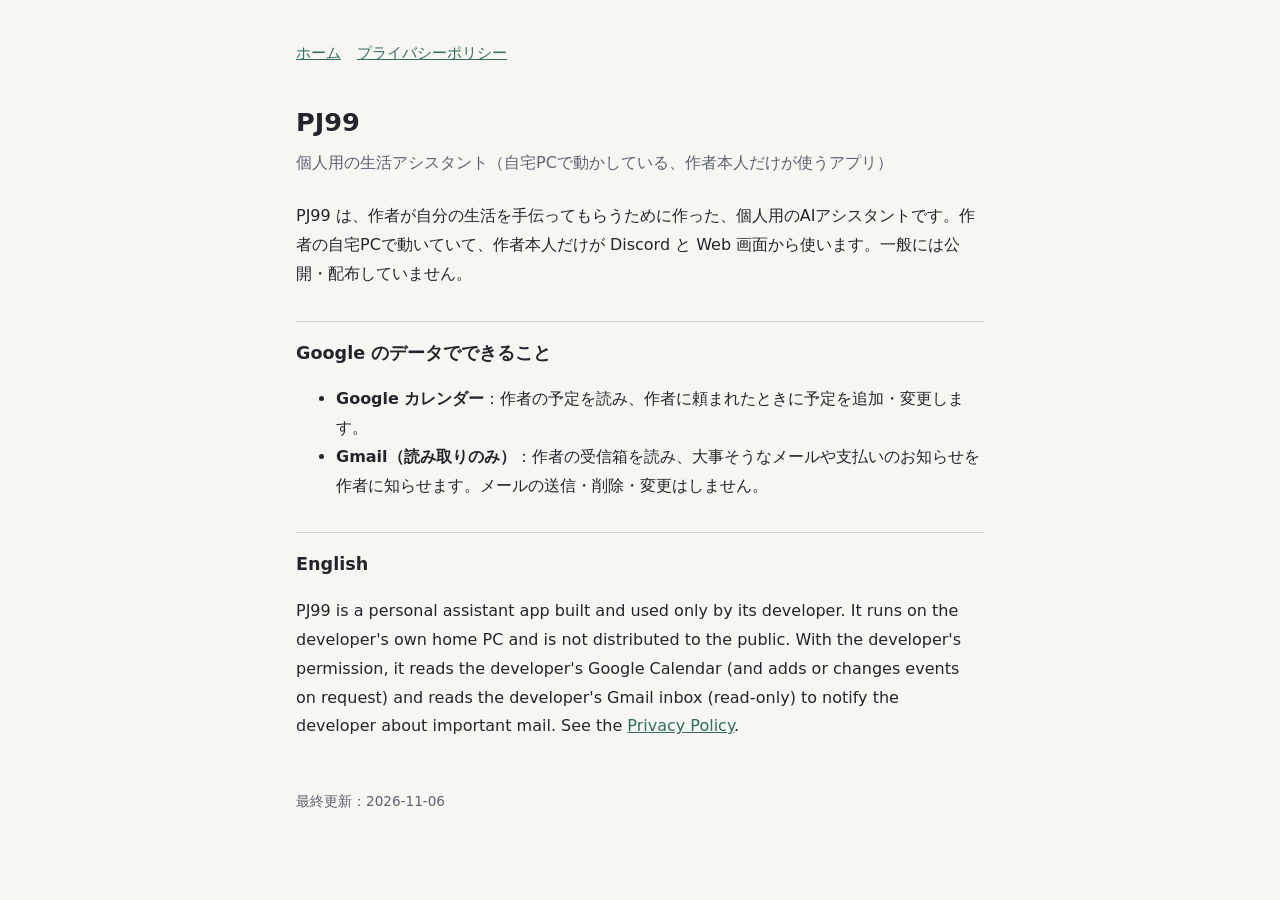
<file: index.html>
<!doctype html>
<html lang="ja">
<head>
<meta charset="utf-8">
<meta name="viewport" content="width=device-width, initial-scale=1">
<title>PJ99</title>
<link rel="stylesheet" href="style.css">
</head>
<body>
<main>
<nav><a href="./">ホーム</a><a href="privacy.html">プライバシーポリシー</a></nav>
<h1>PJ99</h1>
<p class="sub">個人用の生活アシスタント（自宅PCで動かしている、作者本人だけが使うアプリ）</p>

<p>PJ99 は、作者が自分の生活を手伝ってもらうために作った、個人用のAIアシスタントです。作者の自宅PCで動いていて、作者本人だけが Discord と Web 画面から使います。一般には公開・配布していません。</p>

<h2>Google のデータでできること</h2>
<ul>
<li><b>Google カレンダー</b>：作者の予定を読み、作者に頼まれたときに予定を追加・変更します。</li>
<li><b>Gmail（読み取りのみ）</b>：作者の受信箱を読み、大事そうなメールや支払いのお知らせを作者に知らせます。メールの送信・削除・変更はしません。</li>
</ul>

<h2>English</h2>
<p>PJ99 is a personal assistant app built and used only by its developer. It runs on the developer's own home PC and is not distributed to the public. With the developer's permission, it reads the developer's Google Calendar (and adds or changes events on request) and reads the developer's Gmail inbox (read-only) to notify the developer about important mail. See the <a href="privacy.html">Privacy Policy</a>.</p>

<footer>最終更新：2026-11-06</footer>
</main>
</body>
</html>
</file>
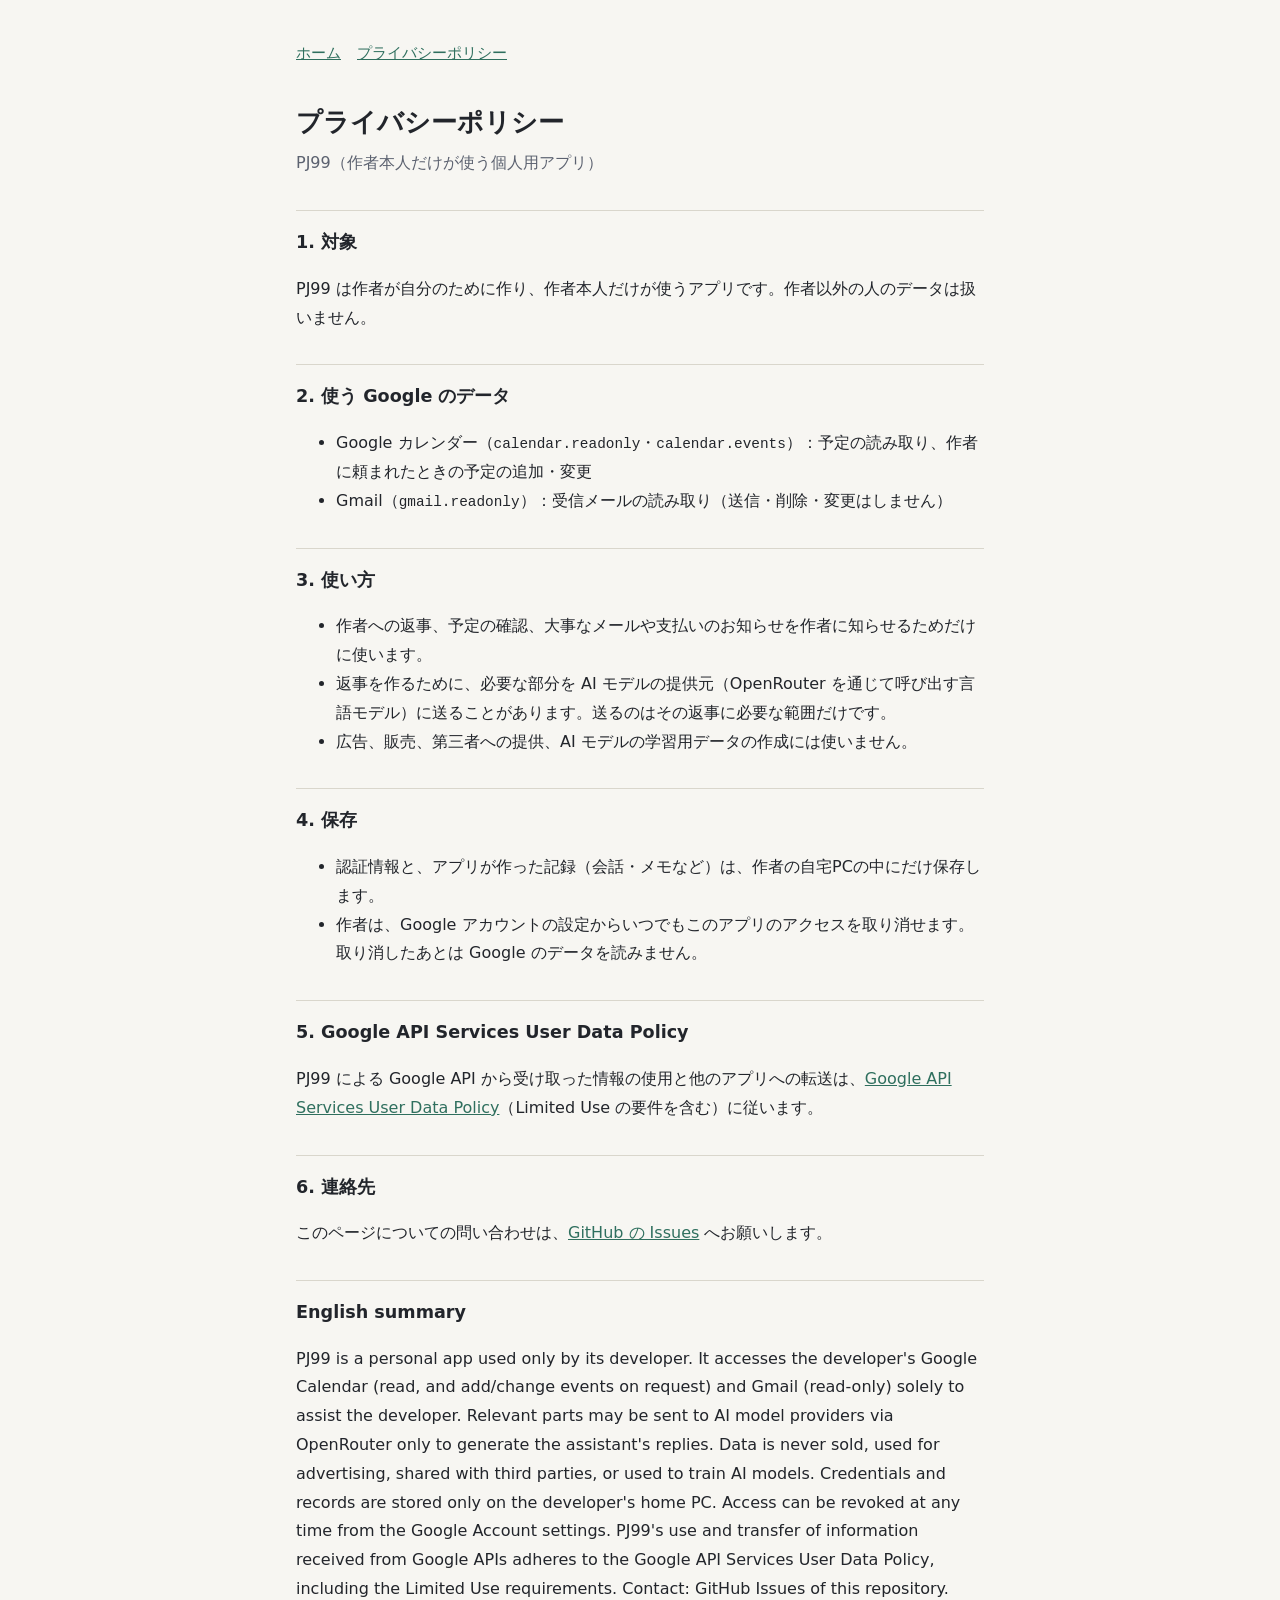
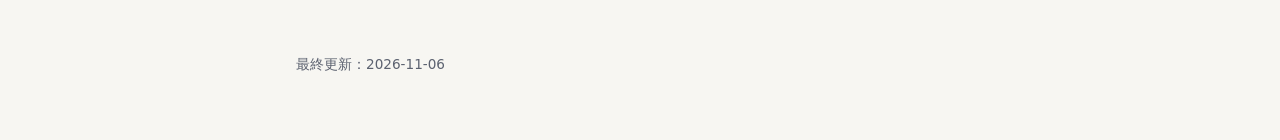
<file: privacy.html>
<!doctype html>
<html lang="ja">
<head>
<meta charset="utf-8">
<meta name="viewport" content="width=device-width, initial-scale=1">
<title>PJ99 プライバシーポリシー</title>
<link rel="stylesheet" href="style.css">
</head>
<body>
<main>
<nav><a href="./">ホーム</a><a href="privacy.html">プライバシーポリシー</a></nav>
<h1>プライバシーポリシー</h1>
<p class="sub">PJ99（作者本人だけが使う個人用アプリ）</p>

<h2>1. 対象</h2>
<p>PJ99 は作者が自分のために作り、作者本人だけが使うアプリです。作者以外の人のデータは扱いません。</p>

<h2>2. 使う Google のデータ</h2>
<ul>
<li>Google カレンダー（<code>calendar.readonly</code>・<code>calendar.events</code>）：予定の読み取り、作者に頼まれたときの予定の追加・変更</li>
<li>Gmail（<code>gmail.readonly</code>）：受信メールの読み取り（送信・削除・変更はしません）</li>
</ul>

<h2>3. 使い方</h2>
<ul>
<li>作者への返事、予定の確認、大事なメールや支払いのお知らせを作者に知らせるためだけに使います。</li>
<li>返事を作るために、必要な部分を AI モデルの提供元（OpenRouter を通じて呼び出す言語モデル）に送ることがあります。送るのはその返事に必要な範囲だけです。</li>
<li>広告、販売、第三者への提供、AI モデルの学習用データの作成には使いません。</li>
</ul>

<h2>4. 保存</h2>
<ul>
<li>認証情報と、アプリが作った記録（会話・メモなど）は、作者の自宅PCの中にだけ保存します。</li>
<li>作者は、Google アカウントの設定からいつでもこのアプリのアクセスを取り消せます。取り消したあとは Google のデータを読みません。</li>
</ul>

<h2>5. Google API Services User Data Policy</h2>
<p>PJ99 による Google API から受け取った情報の使用と他のアプリへの転送は、<a href="https://developers.google.com/terms/api-services-user-data-policy">Google API Services User Data Policy</a>（Limited Use の要件を含む）に従います。</p>

<h2>6. 連絡先</h2>
<p>このページについての問い合わせは、<a href="https://github.com/hiraeth0457-del/pj99-site/issues">GitHub の Issues</a> へお願いします。</p>

<h2>English summary</h2>
<p>PJ99 is a personal app used only by its developer. It accesses the developer's Google Calendar (read, and add/change events on request) and Gmail (read-only) solely to assist the developer. Relevant parts may be sent to AI model providers via OpenRouter only to generate the assistant's replies. Data is never sold, used for advertising, shared with third parties, or used to train AI models. Credentials and records are stored only on the developer's home PC. Access can be revoked at any time from the Google Account settings. PJ99's use and transfer of information received from Google APIs adheres to the Google API Services User Data Policy, including the Limited Use requirements. Contact: GitHub Issues of this repository.</p>

<footer>最終更新：2026-11-06</footer>
</main>
</body>
</html>
</file>
<file: style.css>
:root{--bg:#f7f6f2;--ink:#22252b;--muted:#5c6270;--line:#d9d6cc;--accent:#2f6f5e}
@media (prefers-color-scheme:dark){:root{--bg:#16181c;--ink:#e8e6e1;--muted:#a3a8b3;--line:#30343b;--accent:#7cc4ad}}
*{box-sizing:border-box}
body{margin:0;background:var(--bg);color:var(--ink);font:16px/1.8 system-ui,-apple-system,"Hiragino Sans","Yu Gothic UI","Noto Sans JP",sans-serif}
main{max-width:720px;margin:0 auto;padding:40px 16px 64px}
h1{font-size:1.6rem;margin:0 0 4px}
h2{font-size:1.1rem;margin:32px 0 8px;padding-top:16px;border-top:1px solid var(--line)}
p,li{color:var(--ink)}
.sub{color:var(--muted);margin:0 0 24px}
a{color:var(--accent)}
nav{display:flex;gap:16px;margin-bottom:32px;font-size:.95rem}
footer{margin-top:48px;color:var(--muted);font-size:.85rem}
code{font-size:.9em}
</file>
